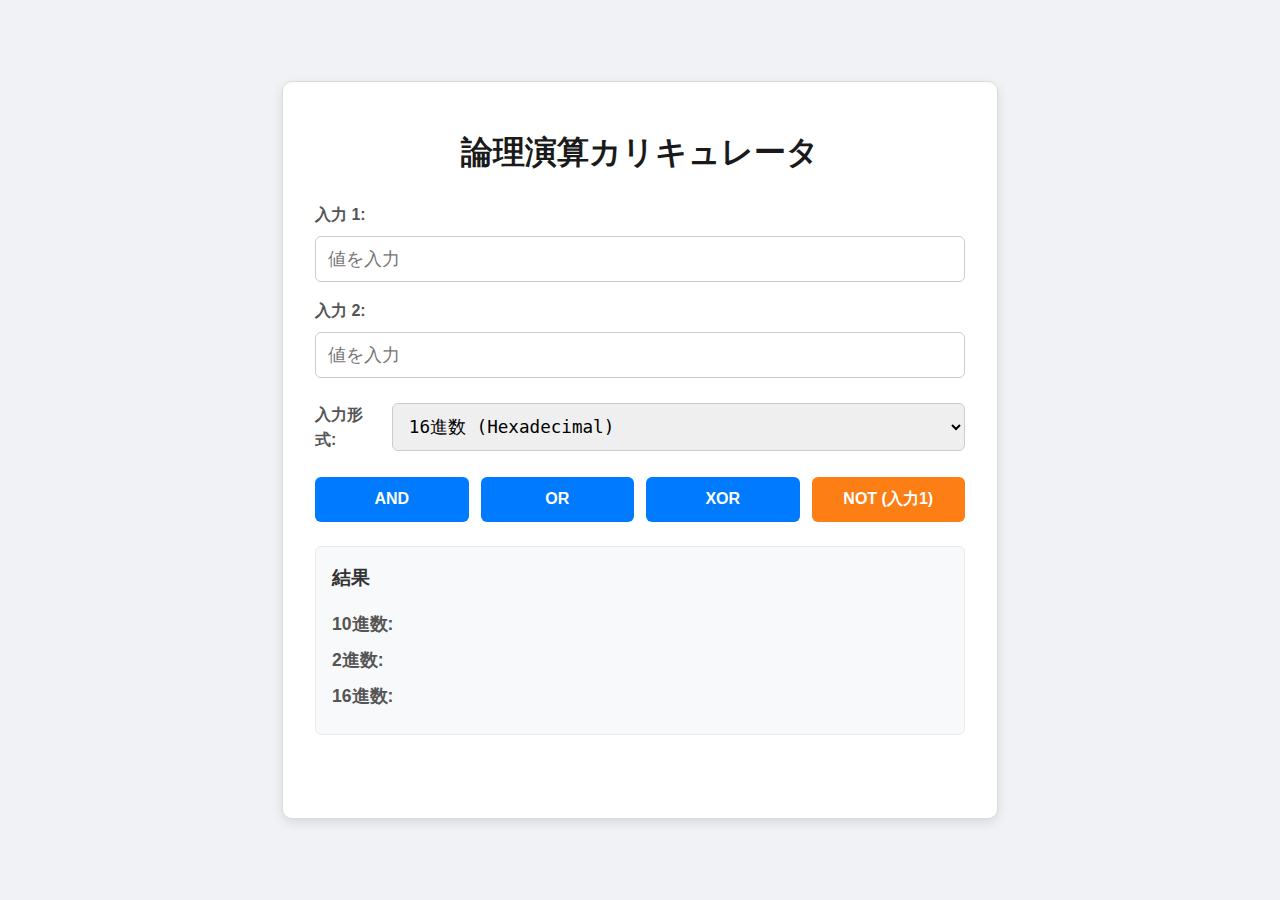
<file: bitcalc/index.html>
<!DOCTYPE html>
<html lang="ja">
<head>
    <meta charset="UTF-8">
    <meta name="viewport" content="width=device-width, initial-scale=1.0">
    <title>論理演算カリキュレータ (多進数対応・修正版)</title>
    <style>
        body {
            font-family: -apple-system, BlinkMacSystemFont, "Segoe UI", Roboto, "Helvetica Neue", Arial, sans-serif;
            line-height: 1.6;
            background-color: #f0f2f5;
            color: #333;
            display: flex;
            justify-content: center;
            align-items: center;
            min-height: 100vh;
            margin: 0;
        }

        .container {
            max-width: 650px;
            width: 100%;
            margin: 2rem;
            padding: 1.5rem 2rem;
            background-color: #ffffff;
            border: 1px solid #dcdcdc;
            border-radius: 10px;
            box-shadow: 0 4px 12px rgba(0, 0, 0, 0.1);
        }

        h1 {
            text-align: center;
            color: #1a1a1a;
            margin-bottom: 1.5rem;
        }

        .input-group, .options, .operations, .result {
            margin-bottom: 1.5rem;
        }

        .input-row {
            display: flex;
            flex-direction: column;
            gap: 0.5rem;
        }

        label {
            font-weight: 600;
            color: #555;
        }

        input[type="text"], select {
            width: 100%;
            padding: 0.75rem;
            border: 1px solid #ccc;
            border-radius: 6px;
            font-size: 1.1rem;
            font-family: 'Menlo', 'Consolas', monospace;
            box-sizing: border-box;
            transition: border-color 0.2s;
        }

        input[type="text"]:focus, select:focus {
            outline: none;
            border-color: #007bff;
            box-shadow: 0 0 0 3px rgba(0, 123, 255, 0.2);
        }

        .options {
            display: flex;
            align-items: center;
            gap: 1rem;
        }
        
        .operations {
            display: grid;
            grid-template-columns: repeat(auto-fit, minmax(100px, 1fr));
            gap: 0.75rem;
        }

        .operations button {
            padding: 0.75rem 1rem;
            font-size: 1rem;
            font-weight: 600;
            cursor: pointer;
            border: none;
            background-color: #007bff;
            color: white;
            border-radius: 6px;
            transition: background-color 0.2s, transform 0.1s;
        }

        .operations button:hover {
            background-color: #0056b3;
        }
        
        .operations button:active {
            transform: scale(0.98);
        }

        #not-btn {
            background-color: #fd7e14;
        }
        #not-btn:hover {
            background-color: #d36306;
        }

        .result {
            background-color: #f8f9fa;
            padding: 1rem;
            border-radius: 6px;
            border: 1px solid #e9ecef;
        }

        .result h2 {
            margin-top: 0;
            margin-bottom: 1rem;
            font-size: 1.2rem;
            color: #333;
        }

        .result p {
            margin: 0.5rem 0;
            font-size: 1.1rem;
            word-wrap: break-word;
        }

        .result strong {
            display: inline-block;
            width: 80px;
            color: #555;
        }

        .result span {
            font-family: 'Menlo', 'Consolas', monospace;
            font-weight: bold;
            color: #0056b3;
        }
        
        #error-message {
            color: #dc3545;
            font-weight: bold;
            min-height: 1.2em;
            margin-top: 1rem;
        }
    </style>
</head>
<body>

    <div class="container">
        <h1>論理演算カリキュレータ</h1>

        <div class="input-group">
            <div class="input-row">
                <label for="input1">入力 1:</label>
                <input type="text" id="input1" placeholder="値を入力">
            </div>
            <div class="input-row" style="margin-top: 1rem;">
                <label for="input2">入力 2:</label>
                <input type="text" id="input2" placeholder="値を入力">
            </div>
        </div>

        <div class="options">
            <label for="base-selector">入力形式:</label>
            <select id="base-selector">
                <option value="2">2進数 (Binary)</option>
                <option value="10">10進数 (Decimal)</option>
                <option value="16" selected>16進数 (Hexadecimal)</option>
            </select>
        </div>

        <div class="operations">
            <button id="and-btn">AND</button>
            <button id="or-btn">OR</button>
            <button id="xor-btn">XOR</button>
            <button id="not-btn">NOT (入力1)</button>
        </div>

        <div class="result">
            <h2>結果</h2>
            <p><strong>10進数:</strong> <span id="result-dec"></span></p>
            <p><strong>2進数:</strong> <span id="result-bin"></span></p>
            <p><strong>16進数:</strong> <span id="result-hex"></span></p>
        </div>
        <p id="error-message"></p>

    </div>

    <script>
        document.addEventListener('DOMContentLoaded', () => {
            const input1 = document.getElementById('input1');
            const input2 = document.getElementById('input2');
            const baseSelector = document.getElementById('base-selector');
            const resultDec = document.getElementById('result-dec');
            const resultBin = document.getElementById('result-bin');
            const resultHex = document.getElementById('result-hex');
            const errorMessage = document.getElementById('error-message');

            let currentBase = 16;

            // --- イベントリスナー ---
            baseSelector.addEventListener('change', handleBaseChange);
            document.getElementById('and-btn').addEventListener('click', () => calculate('AND'));
            document.getElementById('or-btn').addEventListener('click', () => calculate('OR'));
            document.getElementById('xor-btn').addEventListener('click', () => calculate('XOR'));
            document.getElementById('not-btn').addEventListener('click', () => calculate('NOT'));
            
            // --- 機能関数 ---

            function calculate(operation) {
                clearResults();
                
                const base = parseInt(baseSelector.value, 10);
                const val1Str = input1.value.trim();
                const val2Str = input2.value.trim();

                if (!validateInputs(operation, val1Str, val2Str)) return;

                try {
                    const num1 = parseToBigInt(val1Str, base);
                    let result, bitLength;

                    if (operation === 'NOT') {
                        bitLength = getDisplayBitLength(val1Str, base, num1);
                        const mask = (BigInt(1) << BigInt(bitLength)) - BigInt(1);
                        result = num1 ^ mask;
                    } else {
                        const num2 = parseToBigInt(val2Str, base);
                        const bitLength1 = getDisplayBitLength(val1Str, base, num1);
                        const bitLength2 = getDisplayBitLength(val2Str, base, num2);
                        bitLength = Math.max(bitLength1, bitLength2);

                        switch (operation) {
                            case 'AND': result = num1 & num2; break;
                            case 'OR':  result = num1 | num2; break;
                            case 'XOR': result = num1 ^ num2; break;
                        }
                    }
                    displayResults(result, bitLength);

                } catch (e) {
                    errorMessage.textContent = e.message;
                }
            }
            
            function handleBaseChange() {
                const newBase = parseInt(baseSelector.value, 10);
                errorMessage.textContent = '';

                convertInputValue(input1, currentBase, newBase);
                convertInputValue(input2, currentBase, newBase);
                
                currentBase = newBase;
            }

            function convertInputValue(inputElement, fromBase, toBase) {
                const valueStr = inputElement.value.trim();
                if (valueStr === '') return;

                try {
                    const number = parseToBigInt(valueStr, fromBase);
                    inputElement.value = number.toString(toBase).toUpperCase();
                } catch (e) {
                    errorMessage.textContent = `エラー: 「${valueStr}」を新しい形式に変換できませんでした。`;
                }
            }

            // --- ヘルパー関数 ---

            function validateInputs(operation, v1, v2) {
                if (operation !== 'NOT' && (v1 === '' || v2 === '')) {
                    errorMessage.textContent = 'エラー: AND, OR, XOR演算には入力1と入力2の両方が必要です。';
                    return false;
                }
                if (operation === 'NOT' && v1 === '') {
                    errorMessage.textContent = 'エラー: NOT演算には入力1が必要です。';
                    return false;
                }
                return true;
            }

            function parseToBigInt(str, base) {
                const patterns = {
                    2: /^[01]+$/,
                    10: /^[0-9]+$/,
                    16: /^[0-9a-f]+$/i
                };
                if (!patterns[base].test(str)) {
                    throw new Error(`エラー: 入力値「${str}」は有効な${base}進数の形式ではありません。`);
                }

                try {
                    if (base === 10) {
                        return BigInt(str);
                    } else if (base === 2) {
                        return BigInt('0b' + str);
                    } else { // base === 16
                        return BigInt('0x' + str);
                    }
                } catch (e) {
                     throw new Error(`エラー: 「${str}」を数値に変換中に問題が発生しました。`);
                }
            }

            function getDisplayBitLength(str, base, numberAsBigInt) {
                if (str === '0') return 1;
                // 10進数の場合は、値が収まる最小ビット長を計算
                if (base === 10) {
                    return numberAsBigInt.toString(2).length;
                }
                // 2進数と16進数は、先頭の0を考慮して文字列長から計算
                return base === 2 ? str.length : str.length * 4;
            }
            
            function displayResults(result, bitLength) {
                resultDec.textContent = result.toString(10);
                
                const binStr = result.toString(2).padStart(bitLength, '0');
                resultBin.textContent = formatBinary(binStr);
                
                const hexStr = result.toString(16).toUpperCase();
                const hexLength = Math.ceil(bitLength / 4);
                resultHex.textContent = '0x' + hexStr.padStart(hexLength, '0');
            }

            function clearResults() {
                resultDec.textContent = '-';
                resultBin.textContent = '-';
                resultHex.textContent = '-';
                errorMessage.textContent = '';
            }

            function formatBinary(binStr) {
                let reversedStr = binStr.split('').reverse().join('');
                let formatted = reversedStr.match(/.{1,4}/g).join(' ');
                return formatted.split('').reverse().join('');
            }
        });
    </script>
</body>
</html>
</file>
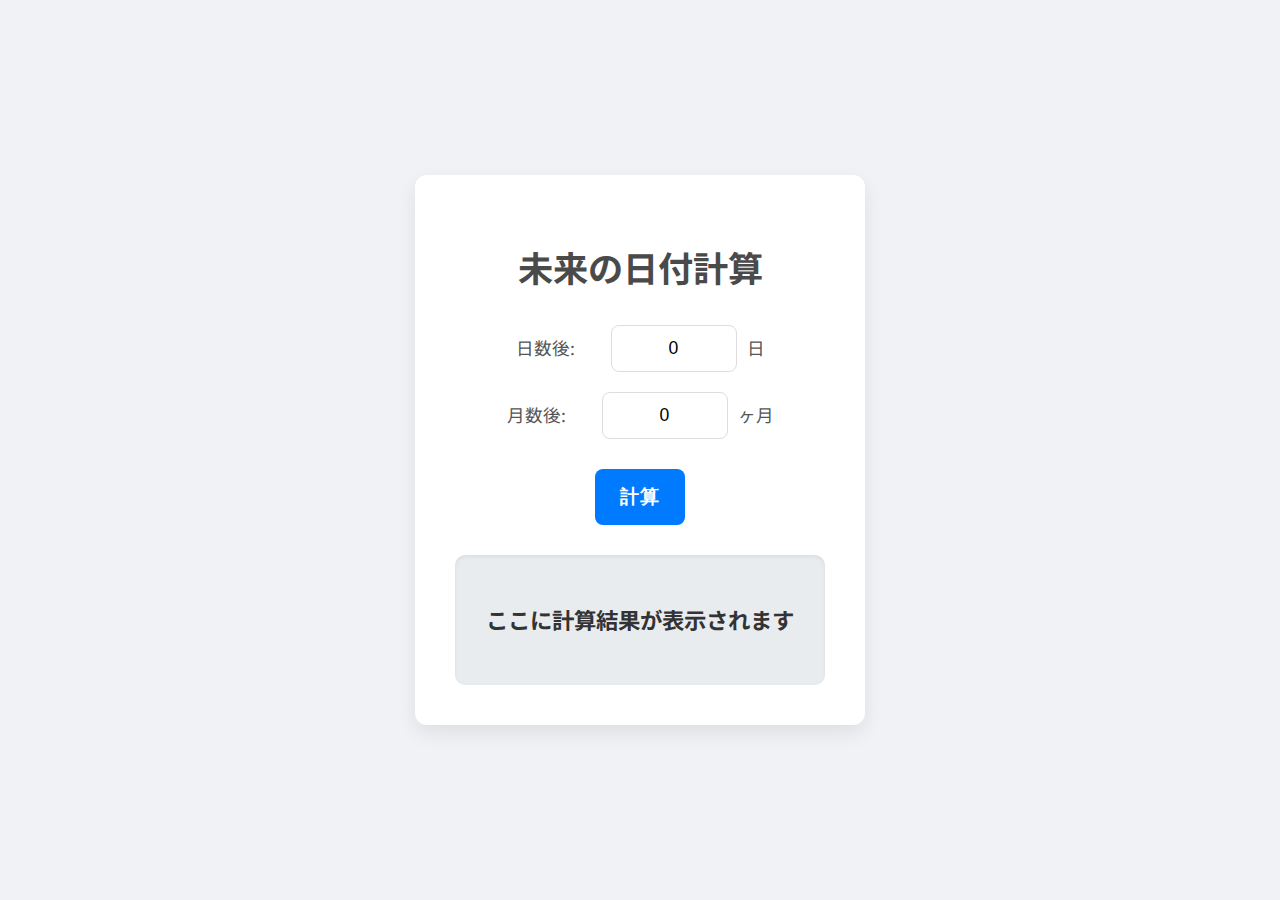
<file: date-calc/index.html>
<!DOCTYPE html>
<html lang="ja">
<head>
    <meta charset="UTF-8">
    <meta name="viewport" content="width=device-width, initial-scale=1.0">
    <title>未来の日付計算アプリ</title>
    <link href="https://fonts.googleapis.com/css2?family=Noto+Sans+JP:wght@300;400;700&display=swap" rel="stylesheet">
    <link rel="stylesheet" href="style.css">
</head>
<body>
    <div class="container">
        <h1>未来の日付計算</h1>

        <div class="input-group">
            <label for="daysInput">日数後:</label>
            <input type="number" id="daysInput" value="0" min="0">
            <span>日</span>
        </div>
        <div class="input-group">
            <label for="monthsInput">月数後:</label>
            <input type="number" id="monthsInput" value="0" min="0">
            <span>ヶ月</span>
        </div>

        <button id="calculateButton">計算</button>

        <div id="result-card" class="result-card">
            <p>ここに計算結果が表示されます</p>
        </div>
    </div>

    <script src="app.js"></script>
</body>
</html>
</file>
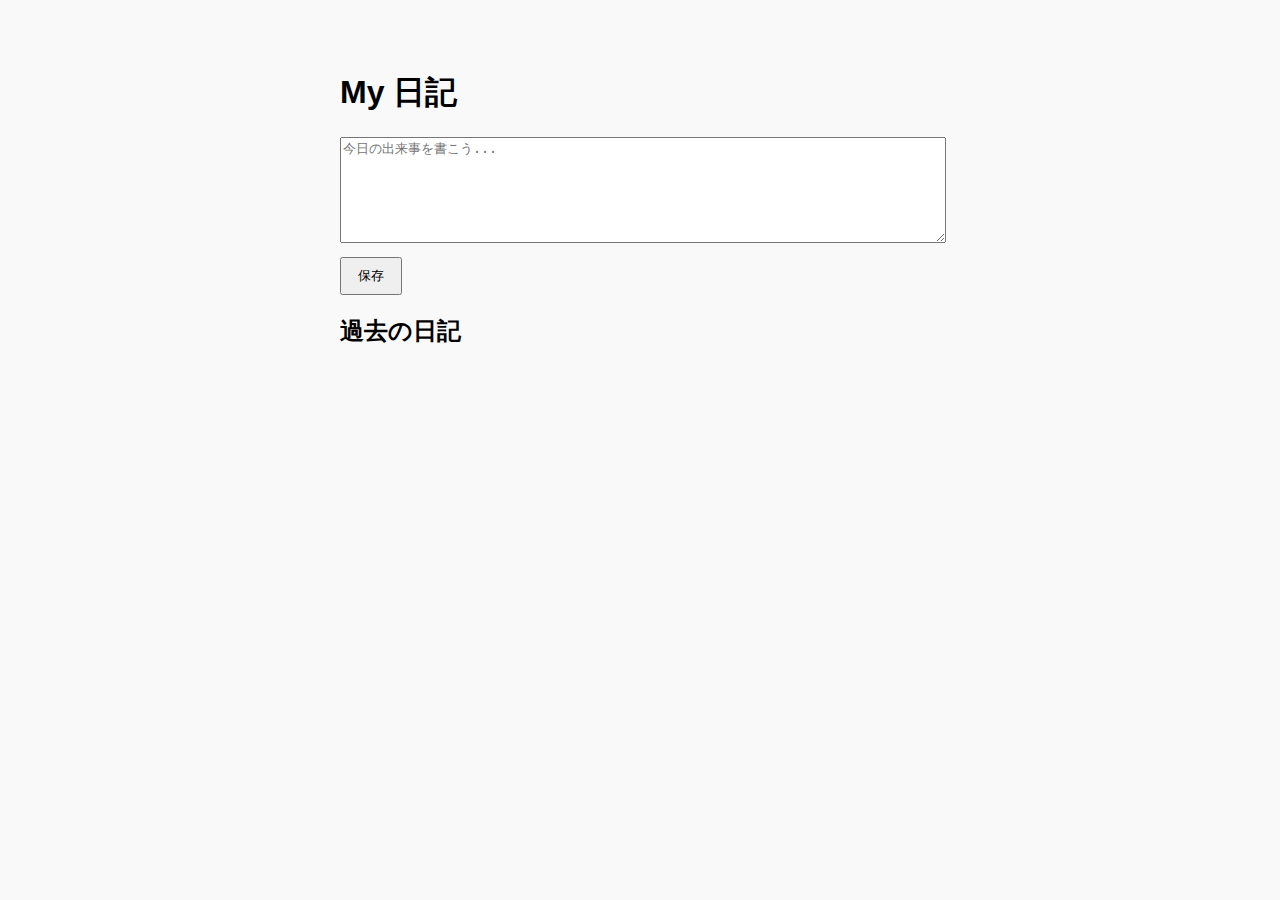
<file: diary-app/index.html>
<!DOCTYPE html>
<html lang="ja">
<head>
  <meta charset="UTF-8">
  <title>日記アプリ</title>
  <link rel="stylesheet" href="style.css">
</head>
<body>
  <h1>My 日記</h1>
  <textarea id="diaryInput" placeholder="今日の出来事を書こう..."></textarea>
  <br>
  <button id="saveBtn">保存</button>
  <h2>過去の日記</h2>
  <ul id="diaryList"></ul>

  <script src="script.js"></script>
</body>
</html>
</file>
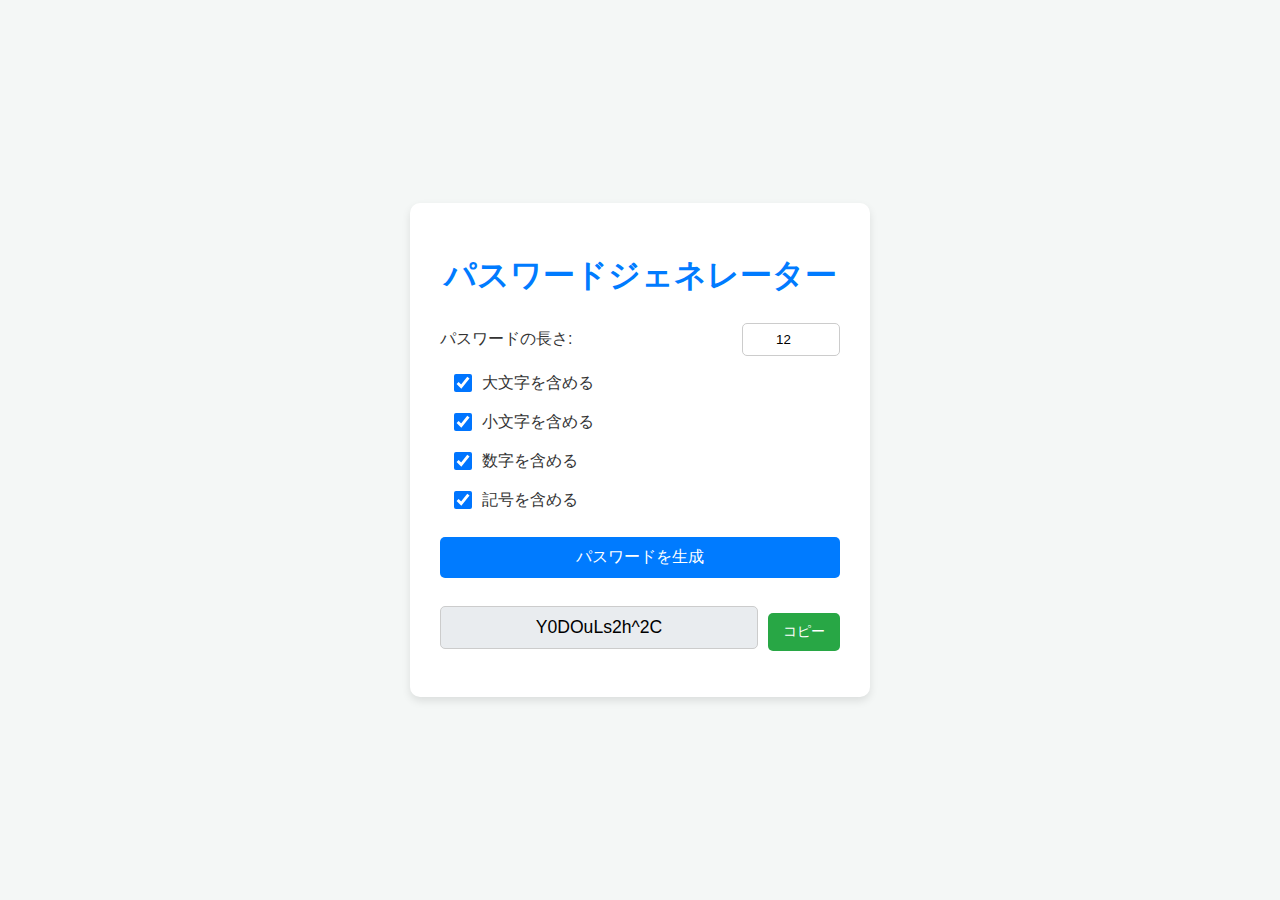
<file: gen-pass/index.html>
<!DOCTYPE html>
<html lang="ja">
<head>
    <meta charset="UTF-8">
    <meta name="viewport" content="width=device-width, initial-scale=1.0">
    <title>パスワードジェネレーター</title>
    <link rel="stylesheet" href="style.css">
</head>
<body>
    <div class="container">
        <h1>パスワードジェネレーター</h1>

        <div class="input-group">
            <label for="passwordLength">パスワードの長さ:</label>
            <input type="number" id="passwordLength" value="12" min="4" max="32">
        </div>

        <div class="checkbox-group">
            <input type="checkbox" id="includeUppercase" checked>
            <label for="includeUppercase">大文字を含める</label>
        </div>

        <div class="checkbox-group">
            <input type="checkbox" id="includeLowercase" checked>
            <label for="includeLowercase">小文字を含める</label>
        </div>

        <div class="checkbox-group">
            <input type="checkbox" id="includeNumbers" checked>
            <label for="includeNumbers">数字を含める</label>
        </div>

        <div class="checkbox-group">
            <input type="checkbox" id="includeSymbols" checked>
            <label for="includeSymbols">記号を含める</label>
        </div>

        <button id="generateButton">パスワードを生成</button>

        <div class="output-group">
            <input type="text" id="generatedPassword" readonly>
            <button id="copyButton">コピー</button>
        </div>

        <p id="message" class="message"></p>
    </div>

    <script src="script.js"></script>
</body>
</html>
</file>
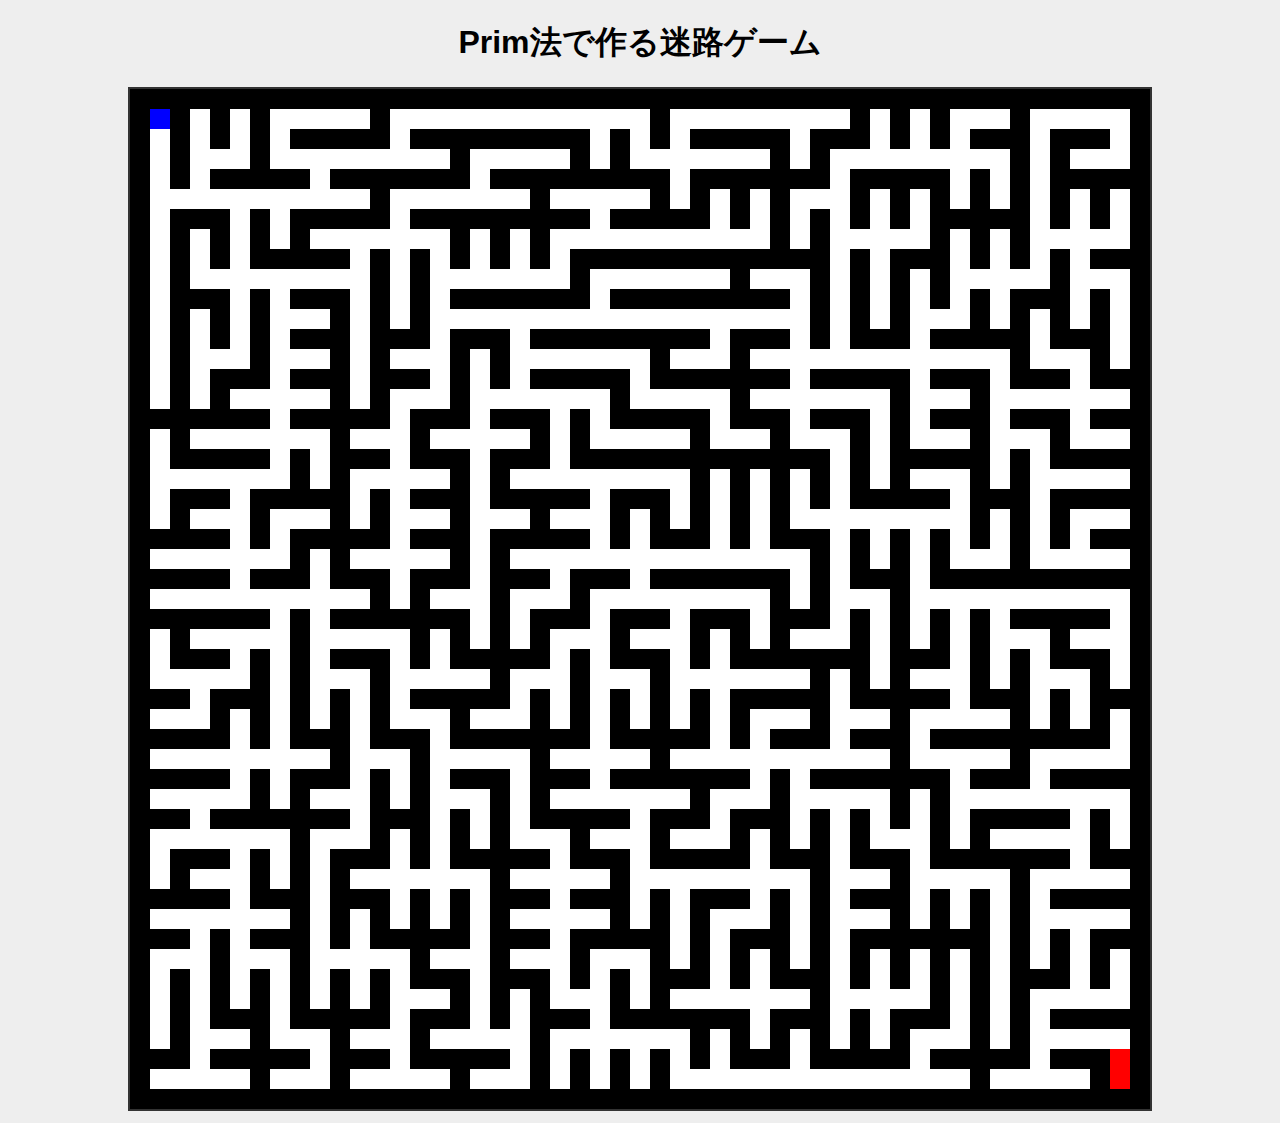
<file: maze-game/index.html>
<!DOCTYPE html>
<html lang="ja">
<head>
  <meta charset="UTF-8">
  <title>Prim法迷路ゲーム</title>
  <link rel="stylesheet" href="style.css">
</head>
<body>
  <h1>Prim法で作る迷路ゲーム</h1>
  <canvas id="maze"></canvas>
  <script src="script.js"></script>
</body>
</html>
</file>
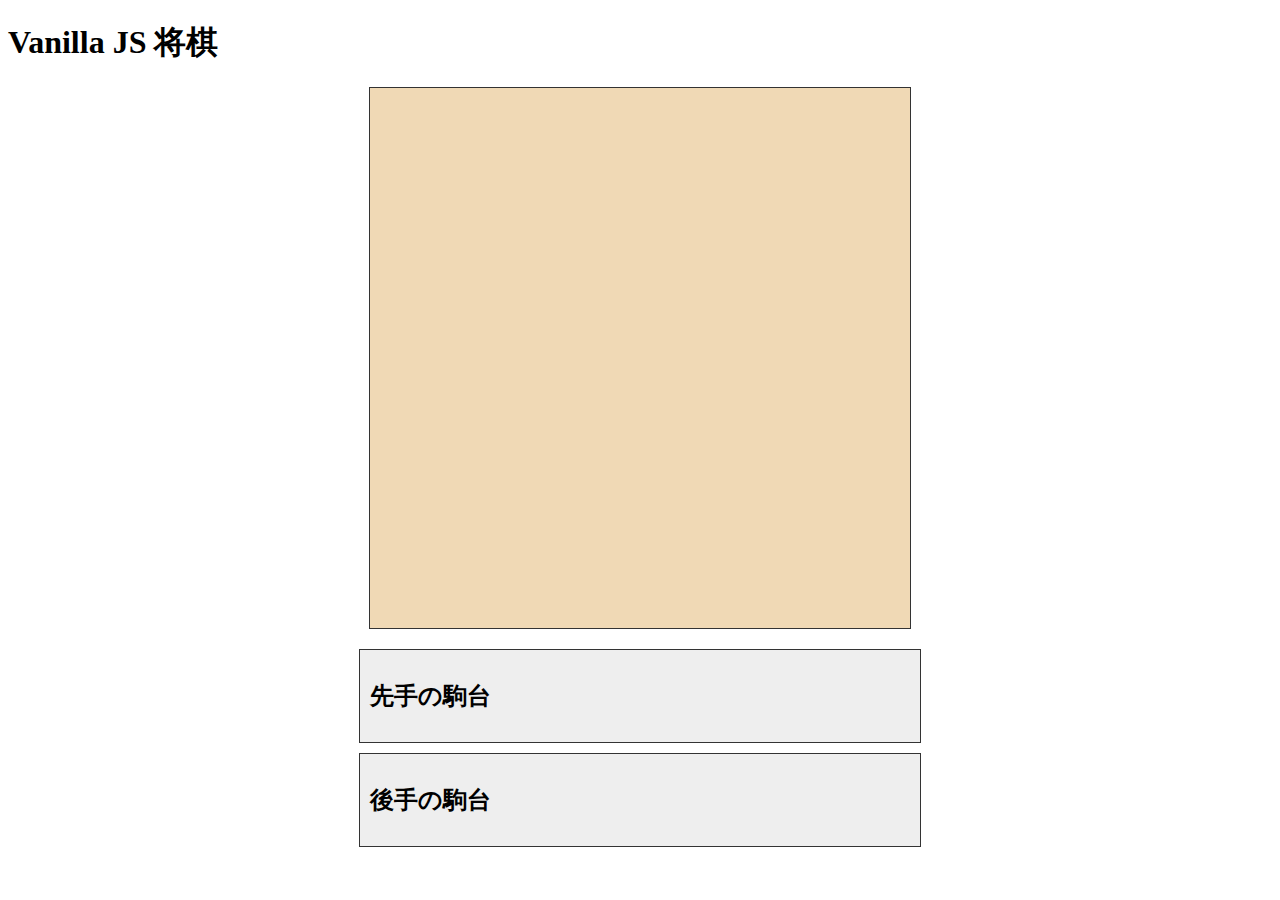
<file: shogi/index.html>
<!DOCTYPE html>
<html lang="ja">
<head>
    <meta charset="UTF-8">
    <meta name="viewport" content="width=device-width, initial-scale=1.0">
    <title>Vanilla JS 将棋</title>
    <link rel="stylesheet" href="style.css">
</head>
<body>
    <h1>Vanilla JS 将棋</h1>
    <div id="shogi-board"></div>
    <div id="sente-komadai" class="komadai"><h2>先手の駒台</h2></div>
    <div id="gote-komadai" class="komadai"><h2>後手の駒台</h2></div>
    <script src="script.js"></script>
</body>
</html>
</file>
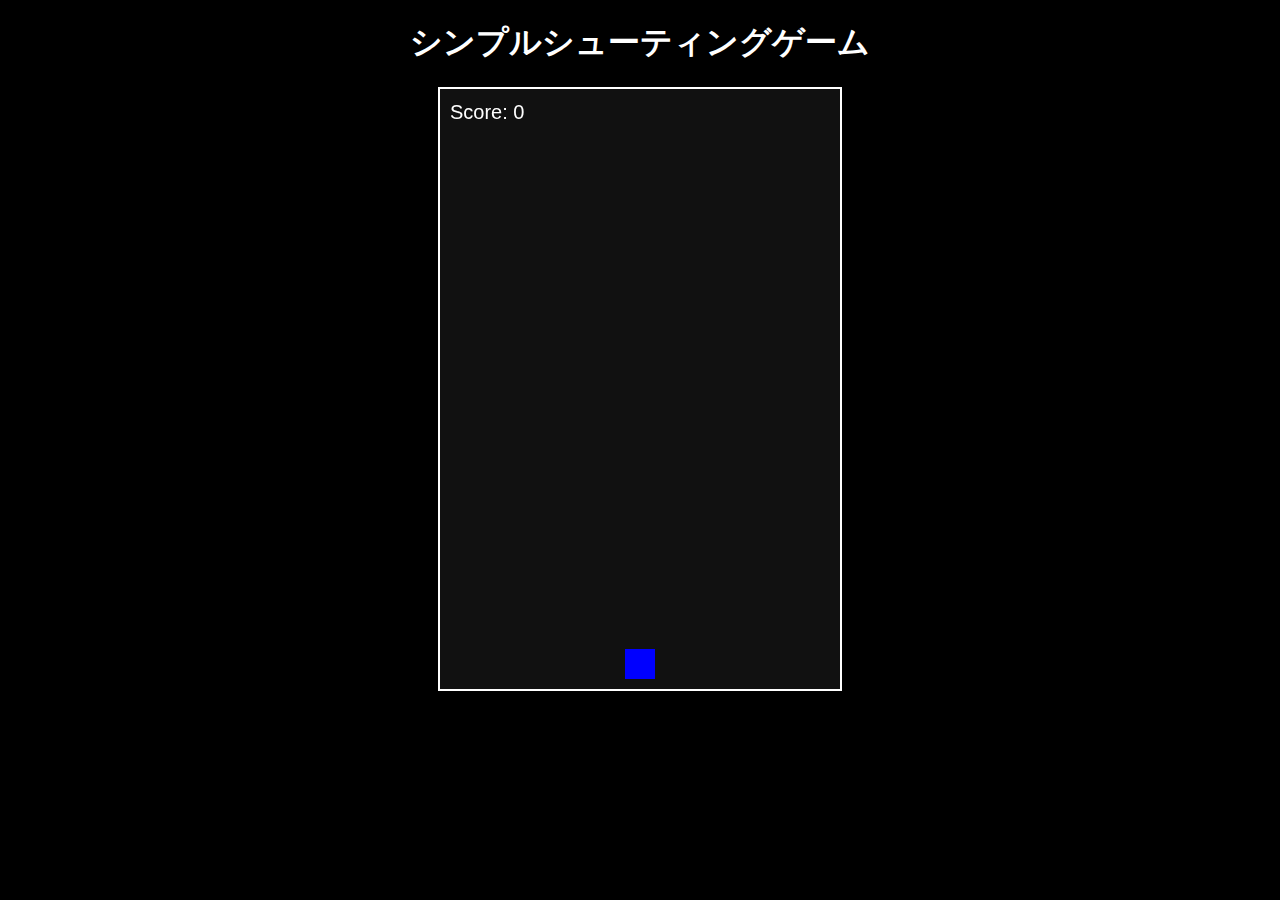
<file: shoot-game/index.html>
<!DOCTYPE html>
<html lang="ja">
<head>
<meta charset="UTF-8" />
<title>シンプルシューティングゲーム</title>
<style>
  body {
    background: #000;
    color: #fff;
    text-align: center;
    font-family: sans-serif;
  }
  canvas {
    background: #111;
    display: block;
    margin: 20px auto;
    border: 2px solid #fff;
  }
</style>
</head>
<body>
<h1>シンプルシューティングゲーム</h1>
<canvas id="game" width="400" height="600"></canvas>
<script>
const canvas = document.getElementById('game');
const ctx = canvas.getContext('2d');

const player = {
  x: canvas.width / 2 - 15,
  y: canvas.height - 40,
  width: 30,
  height: 30,
  speed: 5,
  movingLeft: false,
  movingRight: false
};

const bullets = [];
const enemies = [];
let score = 0;
let gameOver = false;

function createEnemy() {
  const size = 30;
  const x = Math.random() * (canvas.width - size);
  enemies.push({ x, y: -size, width: size, height: size, speed: 2 + Math.random() * 1.5 });
}

function update() {
  if (gameOver) return;

  // プレイヤー移動
  if (player.movingLeft && player.x > 0) player.x -= player.speed;
  if (player.movingRight && player.x + player.width < canvas.width) player.x += player.speed;

  // 弾の移動
  for (let i = bullets.length - 1; i >= 0; i--) {
    bullets[i].y -= 7;
    if (bullets[i].y + bullets[i].height < 0) bullets.splice(i, 1);
  }

  // 敵の移動
  for (let i = enemies.length - 1; i >= 0; i--) {
    enemies[i].y += enemies[i].speed;
    if (enemies[i].y > canvas.height) enemies.splice(i, 1);
  }

  // 弾と敵の当たり判定
  for (let i = enemies.length - 1; i >= 0; i--) {
    for (let j = bullets.length - 1; j >= 0; j--) {
      if (rectsIntersect(enemies[i], bullets[j])) {
        enemies.splice(i, 1);
        bullets.splice(j, 1);
        score += 10;
        break;
      }
    }
  }

  // 敵とプレイヤーの当たり判定
  for (let enemy of enemies) {
    if (rectsIntersect(enemy, player)) {
      gameOver = true;
    }
  }
}

function rectsIntersect(a, b) {
  return !(
    a.x > b.x + b.width ||
    a.x + a.width < b.x ||
    a.y > b.y + b.height ||
    a.y + a.height < b.y
  );
}

function draw() {
  ctx.clearRect(0, 0, canvas.width, canvas.height);

  // プレイヤー
  ctx.fillStyle = 'blue';
  ctx.fillRect(player.x, player.y, player.width, player.height);

  // 弾
  ctx.fillStyle = 'yellow';
  for (let b of bullets) {
    ctx.fillRect(b.x, b.y, b.width, b.height);
  }

  // 敵
  ctx.fillStyle = 'red';
  for (let e of enemies) {
    ctx.fillRect(e.x, e.y, e.width, e.height);
  }

  // スコア表示
  ctx.fillStyle = 'white';
  ctx.font = '20px sans-serif';
  ctx.fillText('Score: ' + score, 10, 30);

  if (gameOver) {
    ctx.fillStyle = 'white';
    ctx.font = '40px sans-serif';
    ctx.fillText('Game Over', canvas.width / 2 - 100, canvas.height / 2);
  }
}

function gameLoop() {
  update();
  draw();
  if (!gameOver) requestAnimationFrame(gameLoop);
}

// 敵を一定間隔で出す
setInterval(() => {
  if (!gameOver) createEnemy();
}, 1000);

document.addEventListener('keydown', e => {
  if (e.key === 'ArrowLeft') player.movingLeft = true;
  if (e.key === 'ArrowRight') player.movingRight = true;
  if (e.key === ' ' && !gameOver) {
    bullets.push({
      x: player.x + player.width / 2 - 5,
      y: player.y,
      width: 10,
      height: 20
    });
  }
});

document.addEventListener('keyup', e => {
  if (e.key === 'ArrowLeft') player.movingLeft = false;
  if (e.key === 'ArrowRight') player.movingRight = false;
});

gameLoop();
</script>
</body>
</html>
</file>
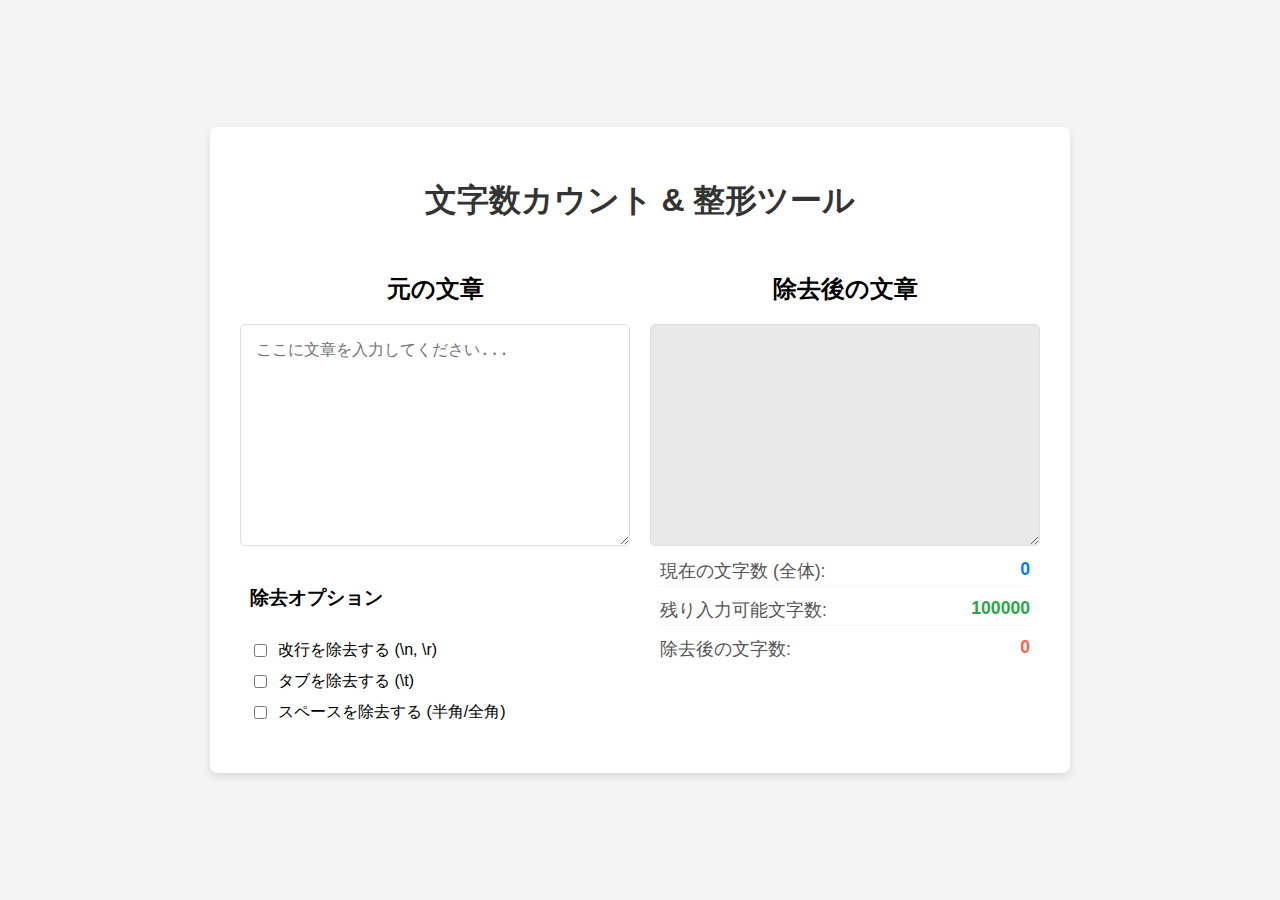
<file: word-count/index.html>
<!DOCTYPE html>
<html lang="ja">
<head>
    <meta charset="UTF-8">
    <meta name="viewport" content="width=device-width, initial-scale=1.0">
    <title>文字数カウント (詳細オプション付き)</title>
    <style>
        body {
            font-family: Arial, sans-serif;
            display: flex;
            justify-content: center;
            align-items: center;
            min-height: 100vh;
            background-color: #f4f4f4;
            margin: 0;
            padding: 20px;
            box-sizing: border-box;
        }

        .container {
            background-color: #fff;
            padding: 30px;
            border-radius: 8px;
            box-shadow: 0 4px 8px rgba(0, 0, 0, 0.1);
            text-align: center;
            width: 90%;
            max-width: 800px; /* 横並びにするため幅を広げる */
            display: flex;
            flex-direction: column;
            gap: 20px;
        }

        h1 {
            color: #333;
            margin-bottom: 10px;
        }

        .input-section {
            display: flex;
            gap: 20px;
            flex-wrap: wrap; /* 小さい画面で折り返す */
        }

        .input-area, .output-area {
            flex: 1; /* スペースを均等に使う */
            min-width: 300px; /* 最小幅を設定 */
            display: flex;
            flex-direction: column;
        }

        textarea {
            width: 100%;
            padding: 15px;
            margin-bottom: 10px;
            border: 1px solid #ddd;
            border-radius: 5px;
            font-size: 16px;
            box-sizing: border-box;
            resize: vertical;
            min-height: 150px;
        }

        .output-area textarea {
            background-color: #e9e9e9; /* 出力欄の背景色 */
            cursor: default; /* カーソルをデフォルトに */
        }

        .options {
            margin-top: 10px;
            margin-bottom: 20px;
            display: flex;
            flex-direction: column; /* チェックボックスを縦に並べる */
            align-items: flex-start; /* 左寄せ */
            gap: 10px;
            padding: 0 10px; /* テキストエリアに合わせる */
        }

        .options div {
            display: flex;
            align-items: center;
            gap: 8px;
        }

        .counter-info {
            display: flex;
            flex-direction: column;
            gap: 8px;
            font-size: 1.1em;
            color: #555;
            padding: 0 10px; /* テキストエリアに合わせる */
        }

        .counter-info p {
            margin: 0;
            display: flex;
            justify-content: space-between;
            padding: 3px 0;
            border-bottom: 1px dotted #eee;
        }

        .counter-info p:last-child {
            border-bottom: none;
        }

        .counter-info span {
            font-weight: bold;
        }

        #currentCount { color: #007bff; }
        #remainingCount { color: #28a745; }
        #cleanedCount { color: #ff6347; }
    </style>
</head>
<body>
    <div class="container">
        <h1>文字数カウント &amp; 整形ツール</h1>

        <div class="input-section">
            <div class="input-area">
                <h2>元の文章</h2>
                <textarea id="myTextArea" rows="10" placeholder="ここに文章を入力してください..."></textarea>
                <div class="options">
                    <h3>除去オプション</h3>
                    <div>
                        <input type="checkbox" id="removeLineBreaks">
                        <label for="removeLineBreaks">改行を除去する (\n, \r)</label>
                    </div>
                    <div>
                        <input type="checkbox" id="removeTabs">
                        <label for="removeTabs">タブを除去する (\t)</label>
                    </div>
                    <div>
                        <input type="checkbox" id="removeSpaces">
                        <label for="removeSpaces">スペースを除去する (半角/全角)</label>
                    </div>
                </div>
            </div>

            <div class="output-area">
                <h2>除去後の文章</h2>
                <textarea id="cleanedTextArea" rows="10" readonly></textarea>
                <div class="counter-info">
                    <p>現在の文字数 (全体): <span id="currentCount">0</span></p>
                    <p>残り入力可能文字数: <span id="remainingCount">140</span></p>
                    <p>除去後の文字数: <span id="cleanedCount">0</span></p>
                </div>
            </div>
        </div>
    </div>

    <script>
        document.addEventListener('DOMContentLoaded', () => {
            const myTextArea = document.getElementById('myTextArea');
            const cleanedTextArea = document.getElementById('cleanedTextArea');
            const currentCountSpan = document.getElementById('currentCount');
            const remainingCountSpan = document.getElementById('remainingCount');
            const cleanedCountSpan = document.getElementById('cleanedCount');

            const removeLineBreaksCheckbox = document.getElementById('removeLineBreaks');
            const removeTabsCheckbox = document.getElementById('removeTabs');
            const removeSpacesCheckbox = document.getElementById('removeSpaces');

            const MAX_CHARS = 100000; // 最大入力可能文字数

            /**
             * テキストエリアの入力に基づいて文字数を更新し、整形されたテキストを表示する関数
             */
            function updateContentAndCounts() {
                let text = myTextArea.value;
                const originalLength = text.length;
                let remainingLength = MAX_CHARS - originalLength;

                // 元の文字数と残り文字数を更新（最大文字数を超えた場合も対応）
                if (remainingLength < 0) {
                    myTextArea.value = text.substring(0, MAX_CHARS);
                    remainingLength = 0;
                    text = myTextArea.value; // 切り詰められた後のテキストに更新
                }
                currentCountSpan.textContent = text.length;
                remainingCountSpan.textContent = remainingLength;

                // 整形処理
                let processedText = text;

                if (removeLineBreaksCheckbox.checked) {
                    processedText = processedText.replace(/(\r\n|\n|\r)/g, ''); // 改行コード(\r\n, \n, \r)をすべて除去
                }
                if (removeTabsCheckbox.checked) {
                    processedText = processedText.replace(/\t/g, ''); // タブ文字を除去
                }
                if (removeSpacesCheckbox.checked) {
                    // 半角スペースと全角スペースを除去
                    processedText = processedText.replace(/ |　/g, '');
                }

                // 整形後のテキストを表示
                cleanedTextArea.value = processedText;
                // 整形後の文字数を更新
                cleanedCountSpan.textContent = processedText.length;
            }

            // イベントリスナーの設定
            myTextArea.addEventListener('input', updateContentAndCounts);
            removeLineBreaksCheckbox.addEventListener('change', updateContentAndCounts);
            removeTabsCheckbox.addEventListener('change', updateContentAndCounts);
            removeSpacesCheckbox.addEventListener('change', updateContentAndCounts);

            // ページロード時にも初期値を設定
            updateContentAndCounts();
        });
    </script>
</body>
</html>
</file>
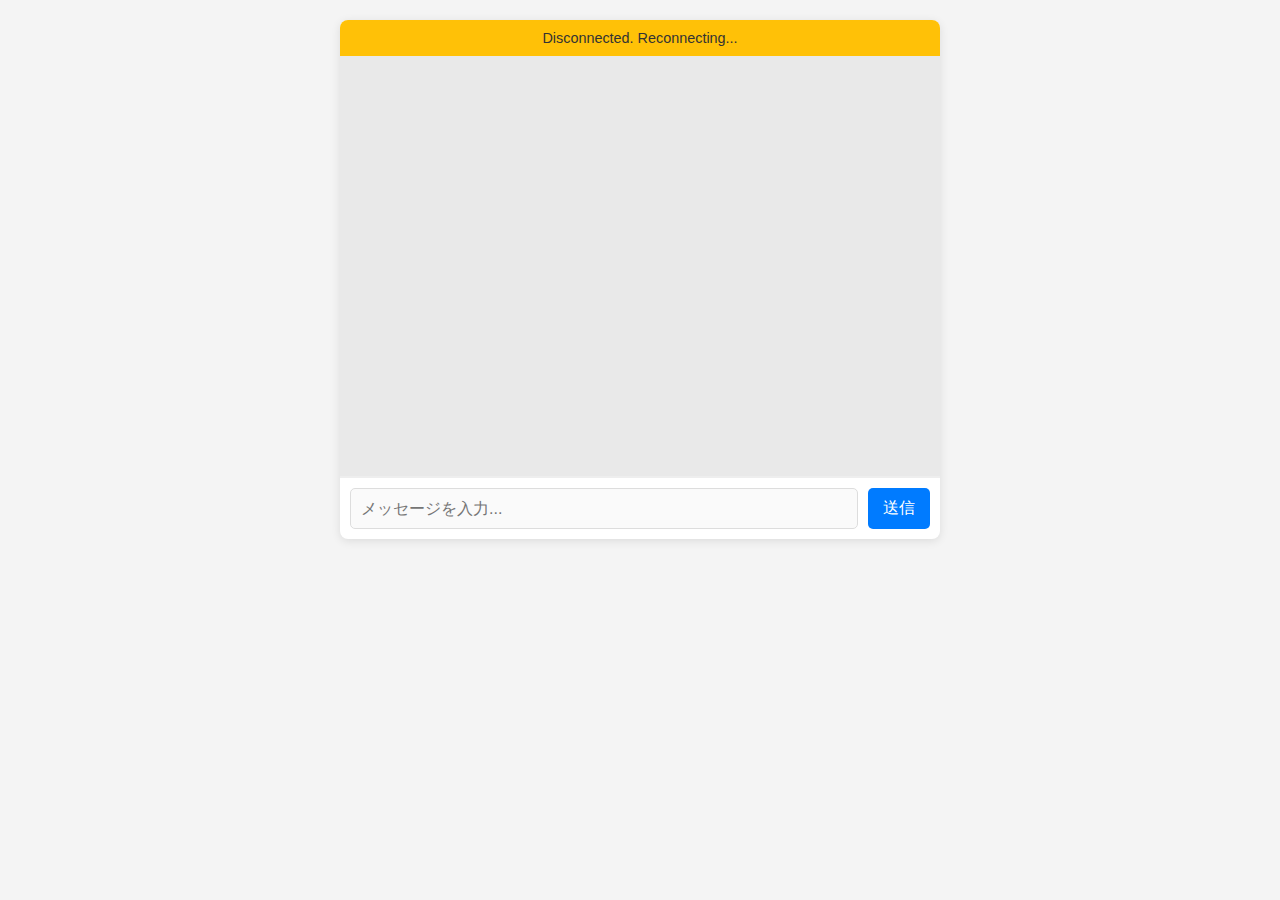
<file: E2EE/frontend/public/index.html>
<!DOCTYPE html>
<html lang="ja">
<head>
    <meta charset="UTF-8">
    <meta name="viewport" content="width=device-width, initial-scale=1.0">
    <title>Simple Go WebSocket Chat</title>
    <style>
        body { font-family: sans-serif; margin: 20px; background-color: #f4f4f4; }
        #chat-container {
            max-width: 600px;
            margin: 0 auto;
            background-color: #fff;
            border-radius: 8px;
            box-shadow: 0 2px 10px rgba(0,0,0,0.1);
            overflow: hidden;
        }
        #messages {
            height: 400px;
            overflow-y: auto;
            border-bottom: 1px solid #eee;
            padding: 10px;
            background-color: #e9e9e9;
        }
        .message {
            margin-bottom: 8px;
            padding: 5px 10px;
            border-radius: 5px;
            word-wrap: break-word;
        }
        .my-message {
            background-color: #dcf8c6;
            text-align: right;
            margin-left: auto;
            max-width: 80%;
        }
        .other-message {
            background-color: #fff;
            text-align: left;
            margin-right: auto;
            max-width: 80%;
        }
        #message-input {
            display: flex;
            padding: 10px;
            border-top: 1px solid #eee;
        }
        #message-text {
            flex-grow: 1;
            padding: 10px;
            border: 1px solid #ddd;
            border-radius: 5px;
            margin-right: 10px;
            font-size: 16px;
        }
        #send-button {
            padding: 10px 15px;
            background-color: #007bff;
            color: white;
            border: none;
            border-radius: 5px;
            cursor: pointer;
            font-size: 16px;
        }
        #send-button:hover {
            background-color: #0056b3;
        }
        #status {
            text-align: center;
            padding: 10px;
            background-color: #ffc107;
            color: #333;
            font-size: 0.9em;
            display: none; /* 初期状態では非表示 */
        }
    </style>
</head>
<body>
    <div id="chat-container">
        <div id="status">Connecting...</div>
        <div id="messages"></div>
        <div id="message-input">
            <input type="text" id="message-text" placeholder="メッセージを入力...">
            <button id="send-button">送信</button>
        </div>
    </div>

    <script>
        const messagesDiv = document.getElementById('messages');
        const messageInput = document.getElementById('message-text');
        const sendButton = document.getElementById('send-button');
        const statusDiv = document.getElementById('status');

        let ws; // WebSocketオブジェクト

        // WebSocket接続を確立する関数
        function connectWebSocket() {
            // Renderにデプロイすると、HTTPS経由でWebSocketはWSSになります
            // ローカル開発ではWS、RenderではWSSを使用します
            const protocol = window.location.protocol === 'https:' ? 'wss:' : 'ws:';
            const host = window.location.host; // ホスト名を取得（例: localhost:8080 or your-render-url.onrender.com）
            // ローカル環境とRender環境でURLを切り替える例
            const WS_BACKEND_URL = window.location.hostname === 'localhost' || window.location.hostname === '127.0.0.1'
                                 ? 'ws://localhost:8080/ws' // ローカル開発用
                                 : 'wss://vibecoding-g4d4.onrender.com//ws'; // Renderデプロイ後のGoバックエンドのURL

            ws = new WebSocket(WS_BACKEND_URL);

            statusDiv.style.display = 'block'; // ステータスを表示

            ws.onopen = () => {
                console.log('WebSocket connected!');
                statusDiv.style.display = 'none'; // 接続成功で非表示
                messageInput.disabled = false;
                sendButton.disabled = false;
                messageInput.focus();
            };

            ws.onmessage = (event) => {
                const message = event.data;
                console.log('Received:', message);
                displayMessage(message, 'other'); // 受け取ったメッセージを表示
            };

            ws.onclose = (event) => {
                console.log('WebSocket disconnected:', event.code, event.reason);
                statusDiv.textContent = 'Disconnected. Reconnecting...';
                statusDiv.style.display = 'block';
                messageInput.disabled = true;
                sendButton.disabled = true;
                setTimeout(connectWebSocket, 3000); // 3秒後に再接続を試みる
            };

            ws.onerror = (error) => {
                console.error('WebSocket error:', error);
                statusDiv.textContent = 'Connection error. Reconnecting...';
                statusDiv.style.display = 'block';
                ws.close(); // エラーがあれば一度接続を閉じる
            };
        }

        // メッセージを表示する関数
        function displayMessage(message, type) {
            const messageElement = document.createElement('div');
            messageElement.classList.add('message');
            messageElement.classList.add(type === 'my' ? 'my-message' : 'other-message');
            messageElement.textContent = message;
            messagesDiv.appendChild(messageElement);
            messagesDiv.scrollTop = messagesDiv.scrollHeight; // スクロールを一番下へ
        }

        // メッセージ送信ボタンのイベントリスナー
        sendButton.addEventListener('click', () => {
            const message = messageInput.value.trim();
            if (message && ws.readyState === WebSocket.OPEN) {
                ws.send(message);
                displayMessage(message, 'my'); // 自分のメッセージを表示
                messageInput.value = ''; // 入力フィールドをクリア
            }
        });

        // Enterキーでメッセージを送信
        messageInput.addEventListener('keypress', (e) => {
            if (e.key === 'Enter') {
                sendButton.click();
            }
        });

        // ページロード時にWebSocket接続を開始
        connectWebSocket();
    </script>
</body>
</html>
</file>
<file: date-calc/style.css>
/* 基本設定 */
body {
    font-family: 'Noto Sans JP', sans-serif; /* Google Fontsの指定 */
    margin: 0;
    padding: 0;
    display: flex;
    justify-content: center;
    align-items: center;
    min-height: 100vh; /* 画面全体を占める */
    background-color: #f0f2f5; /* 淡い背景色 */
    color: #333; /* 基本の文字色 */
    line-height: 1.6;
}

.container {
    background-color: #fff; /* コンテナの背景色 */
    padding: 40px;
    border-radius: 12px; /* 角を丸く */
    box-shadow: 0 8px 20px rgba(0, 0, 0, 0.08); /* 影で立体感を */
    text-align: center;
    width: 100%;
    max-width: 450px; /* 最大幅を設定 */
    box-sizing: border-box; /* paddingとborderをwidthに含める */
}

h1 {
    font-size: 2.2em;
    color: #4a4a4a;
    margin-bottom: 30px;
    font-weight: 700; /* 太字 */
}

/* 入力グループ */
.input-group {
    display: flex;
    align-items: center;
    justify-content: center;
    margin-bottom: 20px;
}

.input-group label {
    font-size: 1.1em;
    margin-right: 15px;
    color: #555;
    min-width: 80px; /* ラベルの幅を固定 */
    text-align: left;
}

.input-group input[type="number"] {
    width: 100px;
    padding: 12px;
    border: 1px solid #ddd;
    border-radius: 8px; /* 角を丸く */
    font-size: 1.1em;
    text-align: center;
    transition: border-color 0.3s ease; /* ホバーエフェクト */
    -moz-appearance: textfield; /* Firefoxで矢印を非表示 */
}

.input-group input[type="number"]::-webkit-outer-spin-button,
.input-group input[type="number"]::-webkit-inner-spin-button {
    -webkit-appearance: none; /* Chrome, Safariで矢印を非表示 */
    margin: 0;
}


.input-group input[type="number"]:focus {
    outline: none;
    border-color: #007bff; /* フォーカス時の色 */
    box-shadow: 0 0 0 3px rgba(0, 123, 255, 0.25); /* フォーカス時の影 */
}

.input-group span {
    font-size: 1.1em;
    margin-left: 10px;
    color: #555;
}

/* ボタン */
button {
    background-color: #007bff; /* 青色のアクセントカラー */
    color: white;
    border: none;
    padding: 15px 25px;
    border-radius: 8px;
    font-size: 1.2em;
    font-weight: 600;
    cursor: pointer;
    transition: background-color 0.3s ease, transform 0.2s ease; /* ホバー・クリックエフェクト */
    letter-spacing: 0.05em;
    margin-top: 10px;
}

button:hover {
    background-color: #0056b3; /* ホバー時の色 */
    transform: translateY(-2px); /* 少し上に浮き上がる */
}

button:active {
    transform: translateY(0); /* クリック時に戻る */
    background-color: #004085;
}

/* 結果表示カード */
.result-card {
    background-color: #e9ecef; /* 淡いグレーの背景 */
    padding: 25px;
    margin-top: 30px;
    border-radius: 10px;
    text-align: center;
    min-height: 80px; /* 最低の高さを確保 */
    display: flex;
    justify-content: center;
    align-items: center;
    box-shadow: inset 0 2px 4px rgba(0, 0, 0, 0.06); /* 内側の影 */
}

.result-card p {
    margin: 0;
    font-size: 1.4em; /* 大きめのフォント */
    font-weight: 700;
    color: #333;
    word-break: keep-all; /* 単語の途中で改行しない */
}
</file>
<file: diary-app/style.css>
body {
  font-family: sans-serif;
  max-width: 600px;
  margin: 40px auto;
  padding: 10px;
  background-color: #f9f9f9;
}

textarea {
  width: 100%;
  height: 100px;
}

button {
  margin-top: 10px;
  padding: 8px 16px;
}
</file>
<file: gen-pass/style.css>
body {
    font-family: Arial, sans-serif;
    display: flex;
    justify-content: center;
    align-items: center;
    min-height: 100vh;
    background-color: #f4f7f6;
    margin: 0;
    color: #333;
}

.container {
    background-color: #ffffff;
    padding: 30px;
    border-radius: 10px;
    box-shadow: 0 4px 8px rgba(0, 0, 0, 0.1);
    text-align: center;
    width: 90%;
    max-width: 400px;
}

h1 {
    color: #007bff;
    margin-bottom: 25px;
}

.input-group, .checkbox-group, .output-group {
    margin-bottom: 15px;
    display: flex;
    align-items: center;
    justify-content: space-between;
}

.input-group label, .checkbox-group label {
    flex: 1;
    text-align: left;
    margin-right: 10px;
}

.input-group input[type="number"] {
    width: 80px;
    padding: 8px;
    border: 1px solid #ccc;
    border-radius: 5px;
    text-align: center;
}

.checkbox-group {
    justify-content: flex-start;
    margin-left: 10px; /* Adjust for better alignment */
}

.checkbox-group input[type="checkbox"] {
    margin-right: 10px;
    width: 18px;
    height: 18px;
    cursor: pointer;
}

button {
    background-color: #007bff;
    color: white;
    padding: 10px 20px;
    border: none;
    border-radius: 5px;
    cursor: pointer;
    font-size: 16px;
    transition: background-color 0.3s ease;
    width: 100%;
    margin-top: 10px;
}

button:hover {
    background-color: #0056b3;
}

.output-group {
    margin-top: 25px;
    display: flex;
    align-items: center;
}

.output-group input[type="text"] {
    flex-grow: 1;
    padding: 10px;
    border: 1px solid #ccc;
    border-radius: 5px;
    font-size: 1.1em;
    text-align: center;
    background-color: #e9ecef;
    cursor: text;
    user-select: all; /* Allow easy selection */
}

.output-group button {
    width: auto;
    margin-left: 10px;
    padding: 10px 15px;
    font-size: 14px;
    background-color: #28a745;
}

.output-group button:hover {
    background-color: #218838;
}

.message {
    color: #dc3545;
    margin-top: 15px;
    font-weight: bold;
}
</file>
<file: maze-game/style.css>
body {
  background: #eee;
  text-align: center;
  font-family: sans-serif;
}

canvas {
  border: 2px solid #333;
  background: white;
}
</file>
<file: shogi/style.css>
#shogi-board {
    display: grid;
    grid-template-columns: repeat(9, 60px); /* 9列 */
    grid-template-rows: repeat(9, 60px);    /* 9行 */
    width: 540px; /* 9 * 60px */
    height: 540px; /* 9 * 60px */
    border: 1px solid #333;
    margin: 20px auto;
    background-color: #f0d9b5; /* 将棋盤の色 */
}

.square {
    width: 60px;
    height: 60px;
    border: 1px solid #999;
    display: flex;
    justify-content: center;
    align-items: center;
    font-size: 24px;
    font-weight: bold;
    cursor: pointer;
    user-select: none;
}

.piece {
    cursor: grab;
    transform-origin: center;
}

/* 駒の向きを表現するために、後手の駒を回転させる */
.piece.gote {
    transform: rotate(180deg);
}

.komadai {
    width: 540px;
    margin: 10px auto;
    border: 1px solid #333;
    min-height: 50px;
    padding: 10px;
    background-color: #eee;
}
</file>
